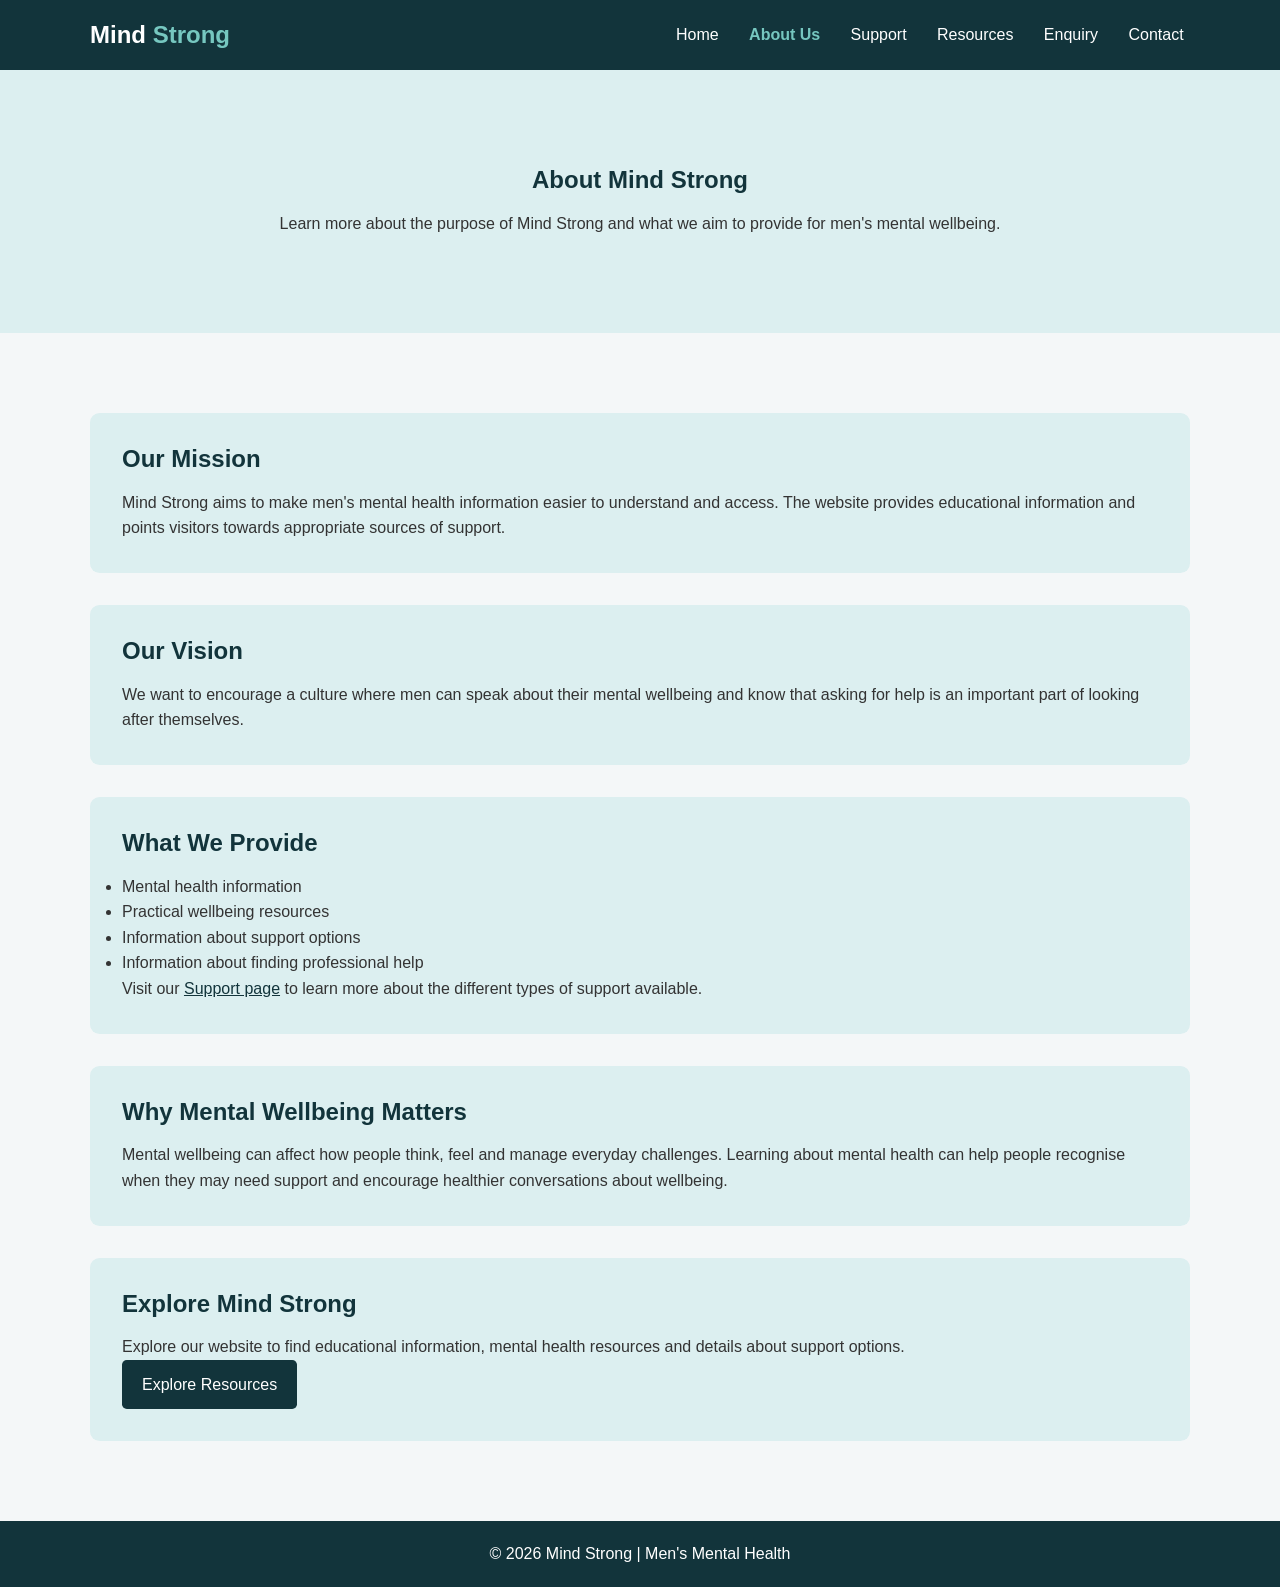
<file: about.html>
<!DOCTYPE html>
<html lang="en">

<head>

    <!-- Character encoding -->
    <meta charset="UTF-8">

    <!-- Makes the website responsive -->
    <meta name="viewport" content="width=device-width, initial-scale=1.0">

    <!-- SEO: Browser tab title -->
    <title>About Mind Strong | Men's Mental Health</title>

    <!-- SEO: Page description -->
    <meta name="description" content="Learn about Mind Strong's mission to improve awareness of men's mental health and provide accessible mental wellbeing information and support resources.">

    <!-- SEO: Relevant keywords -->
    <meta name="keywords" content="about Mind Strong, men's mental health awareness, mental wellbeing, mental health education, South Africa">

    <!-- SEO: Website author -->
    <meta name="author" content="Mind Strong">

    <!-- Social media sharing information -->
    <meta property="og:title" content="About Mind Strong">
    <meta property="og:description" content="Discover the mission and vision behind Mind Strong and our focus on men's mental wellbeing.">
    <meta property="og:type" content="website">

    <!-- Connect this page to the external CSS file -->
    <link rel="stylesheet" href="style.css">

</head>

<body>

    <!-- =========================
         HEADER AND NAVIGATION
         ========================= -->

    <header>

        <nav>

            <!-- Website name -->
            <div class="logo">
                Mind <span>Strong</span>
            </div>

            <!-- Navigation menu -->
            <ul>

                <li>
                    <a href="index.html">Home</a>
                </li>

                <li>
                    <a href="about.html" aria-current="page">About Us</a>
                </li>

                <li>
                    <a href="services.html">Support</a>
                </li>

                <li>
                    <a href="resources.html">Resources</a>
                </li>

                <li>
                    <a href="enquiry.html">Enquiry</a>
                </li>

                <li>
                    <a href="contact.html">Contact</a>
                </li>

            </ul>

        </nav>

    </header>


    <!-- =========================
         PAGE TITLE
         ========================= -->

    <section class="page-title">

        <div class="container">

            <h1>About Mind Strong</h1>

            <p>
                Learn more about the purpose of Mind Strong and what we aim
                to provide for men's mental wellbeing.
            </p>

        </div>

    </section>


    <!-- =========================
         MAIN CONTENT
         ========================= -->

    <main class="container">


        <!-- =========================
             MISSION
             ========================= -->

        <section class="content-box">

            <h2>Our Mission</h2>

            <p>
                Mind Strong aims to make men's mental health information
                easier to understand and access. The website provides
                educational information and points visitors towards
                appropriate sources of support.
            </p>

        </section>


        <!-- =========================
             VISION
             ========================= -->

        <section class="content-box">

            <h2>Our Vision</h2>

            <p>
                We want to encourage a culture where men can speak about
                their mental wellbeing and know that asking for help is
                an important part of looking after themselves.
            </p>

        </section>


        <!-- =========================
             WHAT WE PROVIDE
             ========================= -->

        <section class="content-box">

            <h2>What We Provide</h2>

            <ul>

                <li>
                    Mental health information
                </li>

                <li>
                    Practical wellbeing resources
                </li>

                <li>
                    Information about support options
                </li>

                <li>
                    Information about finding professional help
                </li>

            </ul>

            <p>
                Visit our
                <a href="services.html">Support page</a>
                to learn more about the different types of support
                available.
            </p>

        </section>


        <!-- =========================
             WHY MIND STRONG
             ========================= -->

        <section class="content-box">

            <h2>Why Mental Wellbeing Matters</h2>

            <p>
                Mental wellbeing can affect how people think, feel and
                manage everyday challenges. Learning about mental health
                can help people recognise when they may need support and
                encourage healthier conversations about wellbeing.
            </p>

        </section>


        <!-- =========================
             EXPLORE MORE
             ========================= -->

        <section class="content-box">

            <h2>Explore Mind Strong</h2>

            <p>
                Explore our website to find educational information,
                mental health resources and details about support options.
            </p>

            <a class="button" href="resources.html">
                Explore Resources
            </a>

        </section>

    </main>


    <!-- =========================
         FOOTER
         ========================= -->

    <footer>

        <p>
            &copy; 2026 Mind Strong | Men's Mental Health
        </p>

    </footer>


    <!-- Connect JavaScript -->
    <script src="script.js" defer></script>

</body>

</html>
</file>
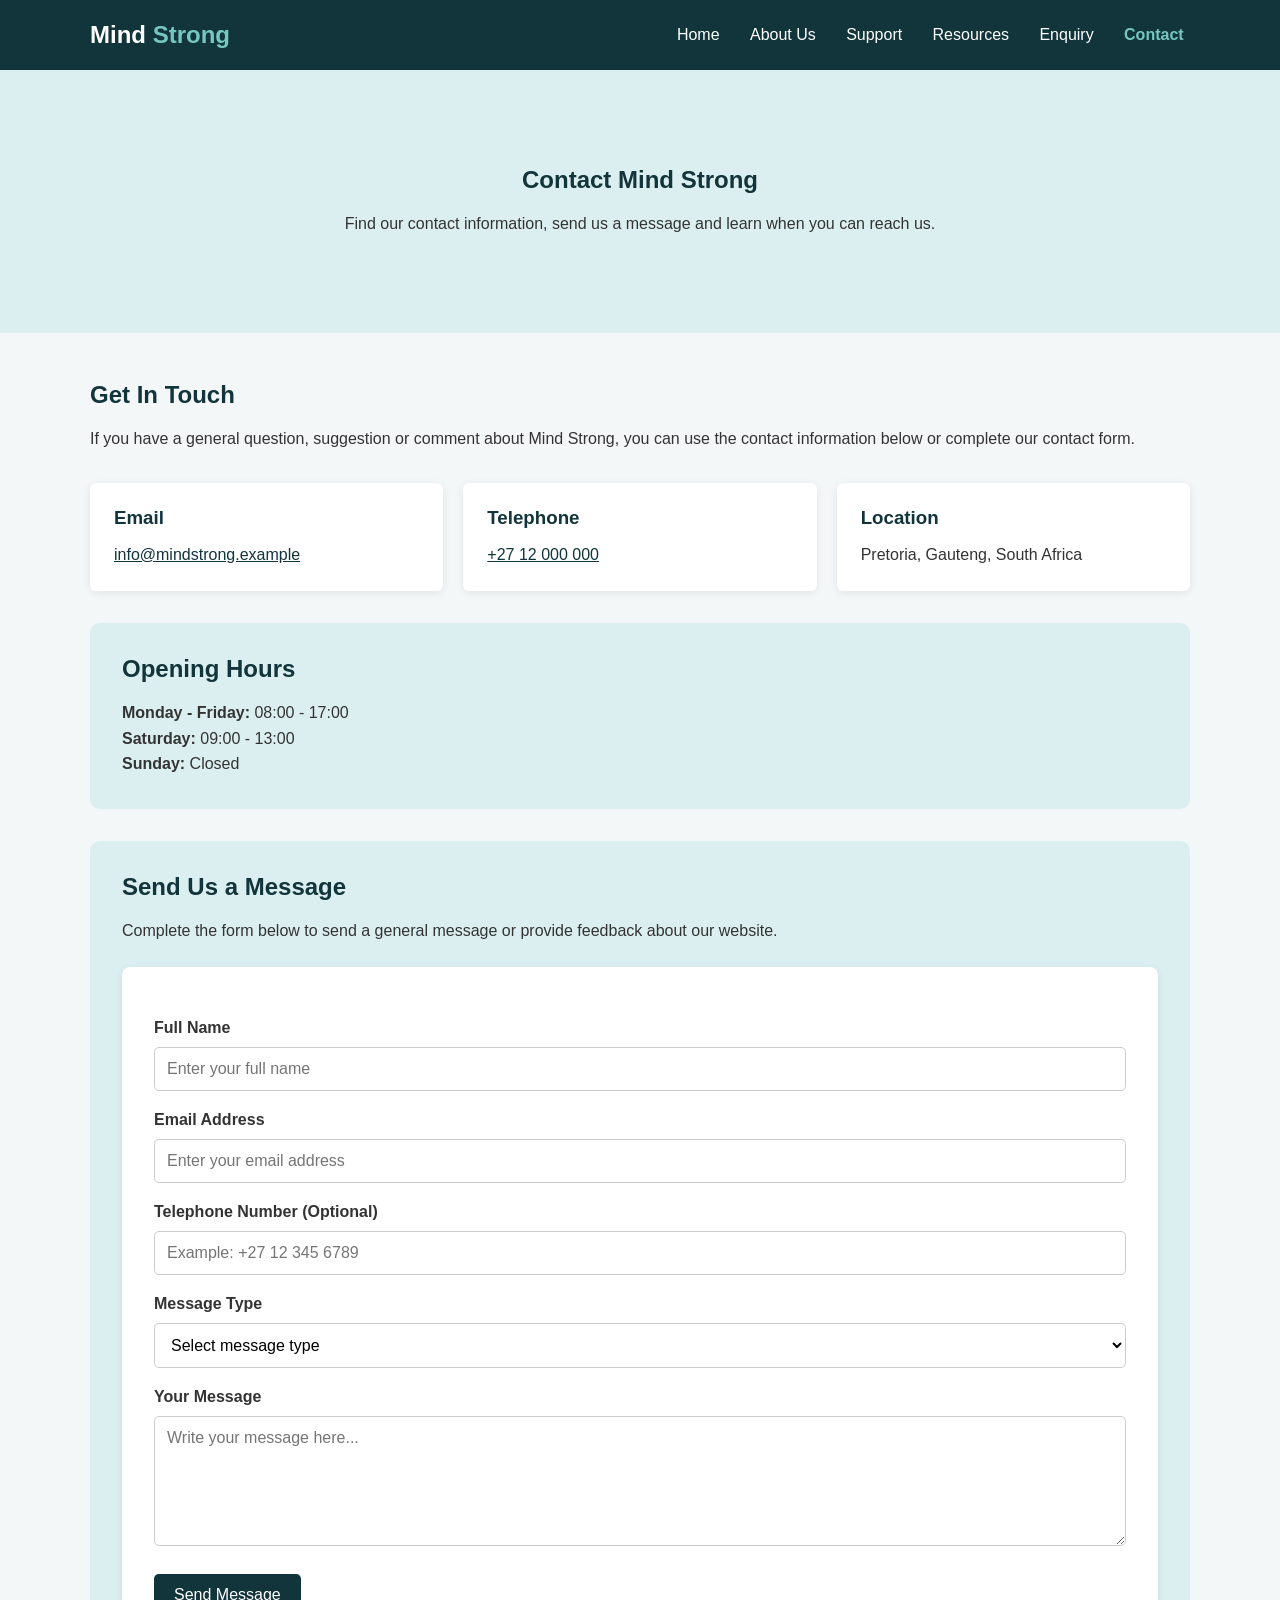
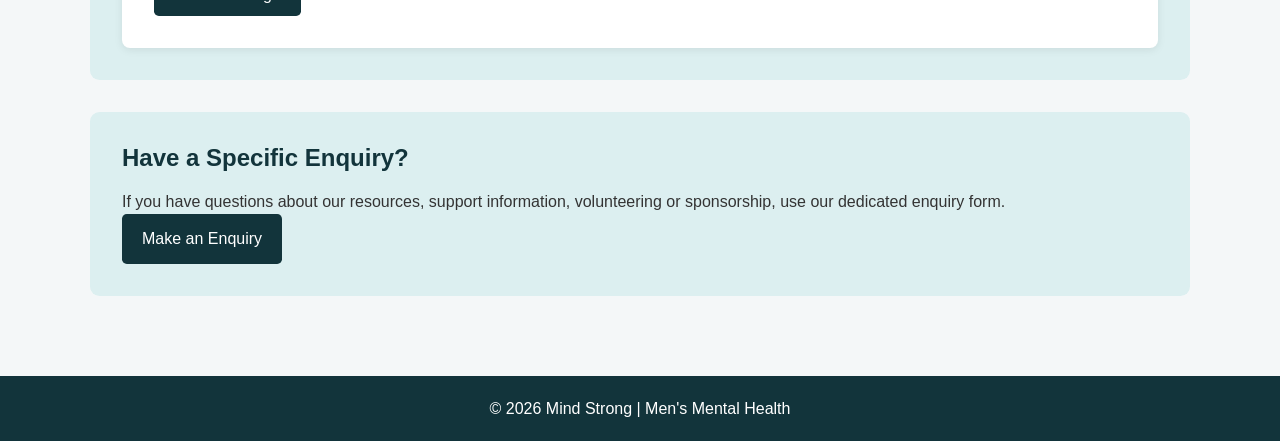
<file: contact.html>
<!DOCTYPE html>
<html lang="en">

<head>

    <!-- =========================
         PAGE INFORMATION
         ========================= -->

    <meta charset="UTF-8">

    <meta name="viewport" content="width=device-width, initial-scale=1.0">

    <title>Contact Mind Strong | Men's Mental Health</title>

    <meta name="description" content="Contact Mind Strong with general questions, feedback or messages about men's mental health and wellbeing.">

    <meta name="keywords" content="contact Mind Strong, men's mental health, mental wellbeing, contact information, mental health South Africa">

    <meta name="author" content="Mind Strong">

    <meta property="og:title" content="Contact Mind Strong">
    <meta property="og:description" content="Get in touch with Mind Strong.">
    <meta property="og:type" content="website">

    <link rel="stylesheet" href="style.css">

</head>

<body>

    <!-- =========================
         HEADER AND NAVIGATION
         ========================= -->

    <header>

        <nav>

            <div class="logo">
                Mind <span>Strong</span>
            </div>

            <ul>

                <li><a href="index.html">Home</a></li>

                <li><a href="about.html">About Us</a></li>

                <li><a href="services.html">Support</a></li>

                <li><a href="resources.html">Resources</a></li>

                <li><a href="enquiry.html">Enquiry</a></li>

                <li><a href="contact.html" aria-current="page">Contact</a></li>

            </ul>

        </nav>

    </header>

    <!-- =========================
         PAGE TITLE
         ========================= -->

    <section class="page-title">

        <div class="container">

            <h1>Contact Mind Strong</h1>

            <p>
                Find our contact information, send us a message
                and learn when you can reach us.
            </p>

        </div>

    </section>

    <!-- =========================
         MAIN CONTENT
         ========================= -->

    <main class="container">

        <h2>Get In Touch</h2>

        <p>
            If you have a general question, suggestion or comment
            about Mind Strong, you can use the contact information
            below or complete our contact form.
        </p>

        <!-- =========================
             CONTACT INFORMATION CARDS
             ========================= -->

        <div class="cards">

            <!-- Email -->

            <article class="card">

                <h3>Email</h3>

                <p>
                    <a href="mailto:info@mindstrong.example">
                        info@mindstrong.example
                    </a>
                </p>

            </article>

            <!-- Telephone -->

            <article class="card">

                <h3>Telephone</h3>

                <p>
                    <a href="tel:+27120000000">
                        +27 12 000 000
                    </a>
                </p>

            </article>

            <!-- Location -->

            <article class="card">

                <h3>Location</h3>

                <p>
                    Pretoria, Gauteng, South Africa
                </p>

            </article>

        </div>

        <!-- =========================
             OPENING HOURS
             ========================= -->

        <section class="content-box">

            <h2>Opening Hours</h2>

            <p>
                <strong>Monday - Friday:</strong>
                08:00 - 17:00
            </p>

            <p>
                <strong>Saturday:</strong>
                09:00 - 13:00
            </p>

            <p>
                <strong>Sunday:</strong>
                Closed
            </p>

        </section>

        <!-- =========================
             CONTACT FORM
             ========================= -->

        <section class="content-box">

            <h2>Send Us a Message</h2>

            <p>
                Complete the form below to send a general message
                or provide feedback about our website.
            </p>

            <form
                id="contactForm"
                name="contact"
                method="POST"
                action="/contact.html"
                data-netlify="true"
                netlify-honeypot="bot-field"
            >

                <!-- Netlify form identification -->

                <input type="hidden" name="form-name" value="contact">

                <!-- Spam protection field -->

                <p hidden>
                    <label>
                        Do not fill this out:
                        <input name="bot-field">
                    </label>
                </p>

                <!-- Full name -->

                <label for="contactName">
                    Full Name
                </label>

                <input
                    type="text"
                    id="contactName"
                    name="contactName"
                    placeholder="Enter your full name"
                    minlength="2"
                    maxlength="80"
                    autocomplete="name"
                    required
                >

                <!-- Email address -->

                <label for="contactEmail">
                    Email Address
                </label>

                <input
                    type="email"
                    id="contactEmail"
                    name="contactEmail"
                    placeholder="Enter your email address"
                    autocomplete="email"
                    required
                >

                <!-- Telephone number -->

                <label for="contactPhone">
                    Telephone Number (Optional)
                </label>

                <input
                    type="tel"
                    id="contactPhone"
                    name="contactPhone"
                    placeholder="Example: +27 12 345 6789"
                    autocomplete="tel"
                >

                <!-- Message type -->

                <label for="messageType">
                    Message Type
                </label>

                <select
                    id="messageType"
                    name="messageType"
                    required
                >

                    <option value="">
                        Select message type
                    </option>

                    <option value="General Message">
                        General Message
                    </option>

                    <option value="Website Feedback">
                        Website Feedback
                    </option>

                    <option value="Suggestion">
                        Suggestion
                    </option>

                    <option value="Other">
                        Other
                    </option>

                </select>

                <!-- Message -->

                <label for="contactMessage">
                    Your Message
                </label>

                <textarea
                    id="contactMessage"
                    name="contactMessage"
                    placeholder="Write your message here..."
                    minlength="10"
                    maxlength="1500"
                    rows="6"
                    required
                ></textarea>

                <!-- Submit button -->

                <button type="submit">
                    Send Message
                </button>

            </form>

            <!-- Form response -->

            <div
                id="contactResponse"
                role="status"
                aria-live="polite"
                hidden
            ></div>

        </section>

        <!-- =========================
             ENQUIRY LINK
             ========================= -->

        <section class="content-box">

            <h2>Have a Specific Enquiry?</h2>

            <p>
                If you have questions about our resources,
                support information, volunteering or sponsorship,
                use our dedicated enquiry form.
            </p>

            <a class="button" href="enquiry.html">
                Make an Enquiry
            </a>

        </section>

    </main>

    <!-- =========================
         FOOTER
         ========================= -->

    <footer>

        <p>
            &copy; 2026 Mind Strong | Men's Mental Health
        </p>

    </footer>

    <script src="script.js" defer></script>

</body>

</html>
</file>
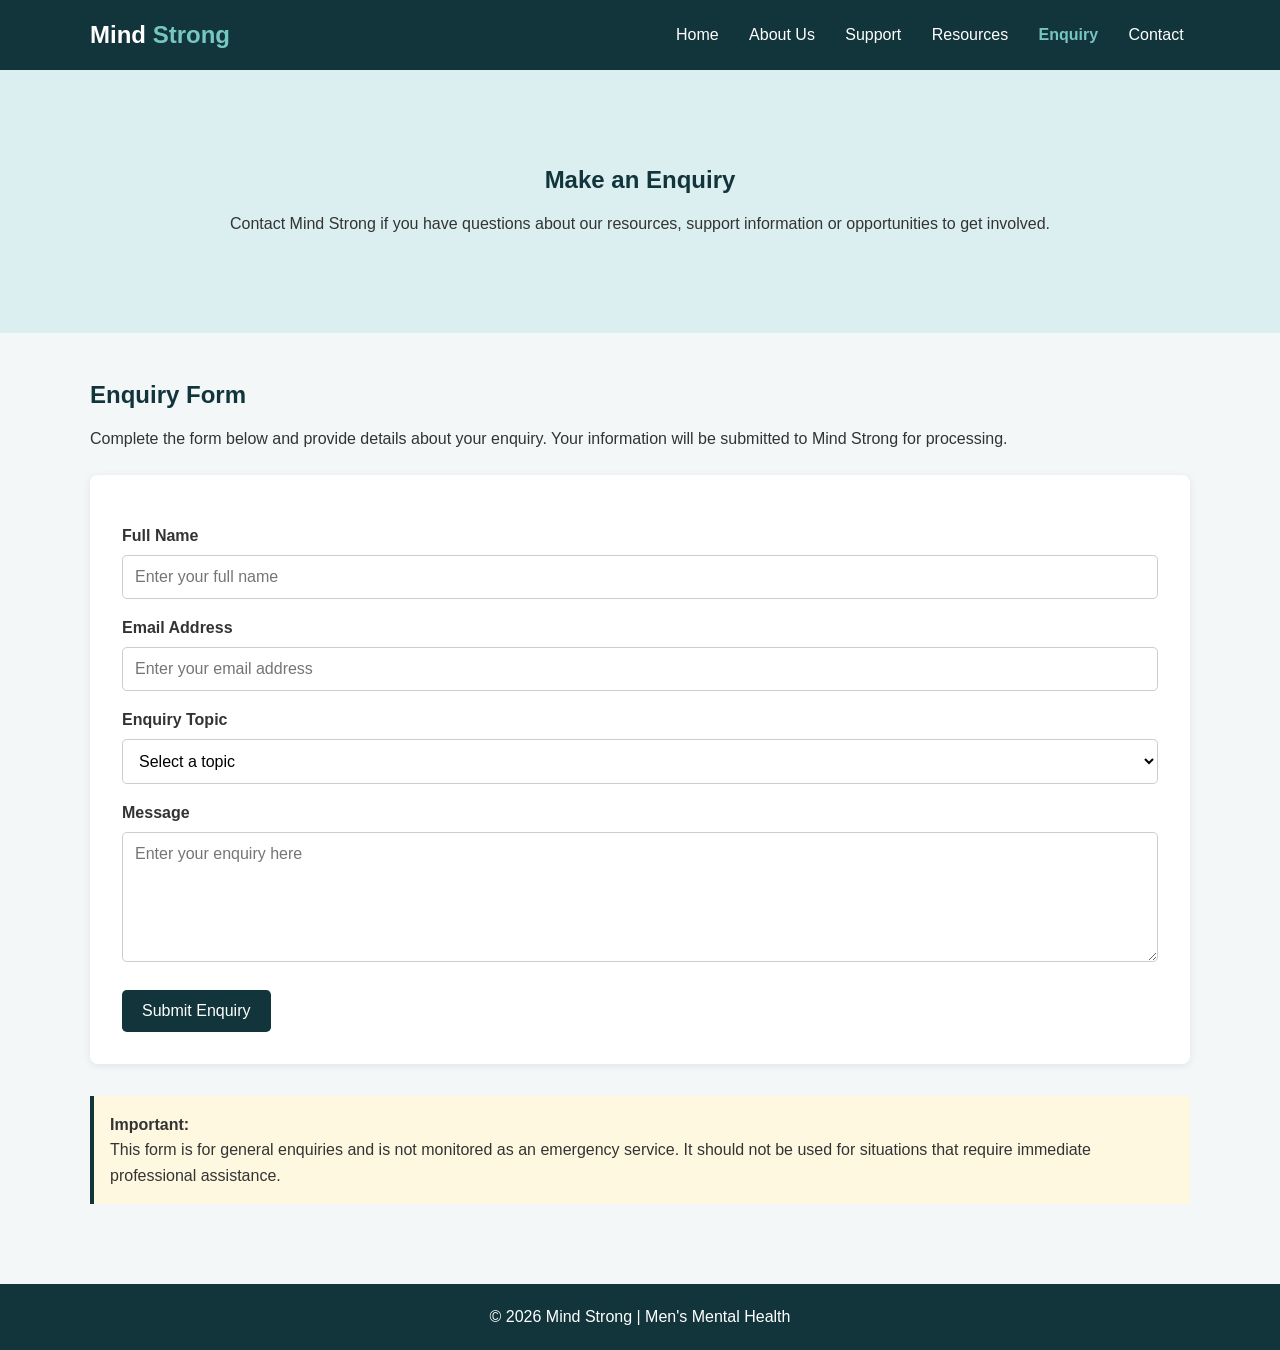
<file: enquiry.html>
<!DOCTYPE html>
<html lang="en">

<head>

    <!-- =========================
         PAGE INFORMATION
         ========================= -->

    <meta charset="UTF-8">
    <meta name="viewport" content="width=device-width, initial-scale=1.0">

    <title>Make an Enquiry | Mind Strong</title>

    <meta name="description" content="Contact Mind Strong with enquiries about mental health resources, support information, volunteering opportunities and sponsorship.">

    <meta name="keywords" content="Mind Strong enquiries, mental health support, volunteering, sponsorship, mental health resources">

    <meta name="author" content="Mind Strong">

    <meta property="og:title" content="Make an Enquiry | Mind Strong">
    <meta property="og:description" content="Get in touch with Mind Strong about resources, support and opportunities.">
    <meta property="og:type" content="website">

    <link rel="stylesheet" href="style.css">

</head>

<body>

    <!-- =========================
         HEADER AND NAVIGATION
         ========================= -->

    <header>

        <nav>

            <div class="logo">
                Mind <span>Strong</span>
            </div>

            <ul>

                <li><a href="index.html">Home</a></li>

                <li><a href="about.html">About Us</a></li>

                <li><a href="services.html">Support</a></li>

                <li><a href="resources.html">Resources</a></li>

                <li><a href="enquiry.html" aria-current="page">Enquiry</a></li>

                <li><a href="contact.html">Contact</a></li>

            </ul>

        </nav>

    </header>

    <!-- =========================
         PAGE TITLE
         ========================= -->

    <section class="page-title">

        <div class="container">

            <h1>Make an Enquiry</h1>

            <p>
                Contact Mind Strong if you have questions about our
                resources, support information or opportunities to
                get involved.
            </p>

        </div>

    </section>

    <!-- =========================
         MAIN CONTENT
         ========================= -->

    <main class="container">

        <h2>Enquiry Form</h2>

        <p>
            Complete the form below and provide details about
            your enquiry. Your information will be submitted
            to Mind Strong for processing.
        </p>

        <!-- =========================
             ENQUIRY FORM
             ========================= -->

        <form
            id="enquiryForm"
            name="enquiry"
            method="POST"
            action="/enquiry.html"
            data-netlify="true"
            netlify-honeypot="bot-field"
        >

            <!-- Netlify form identification -->
            <input type="hidden" name="form-name" value="enquiry">

            <!-- Spam protection field -->
            <p hidden>
                <label>
                    Do not fill this out:
                    <input name="bot-field">
                </label>
            </p>

            <!-- Full name -->

            <label for="name">
                Full Name
            </label>

            <input
                type="text"
                id="name"
                name="name"
                placeholder="Enter your full name"
                minlength="2"
                maxlength="80"
                autocomplete="name"
                required
            >

            <!-- Email address -->

            <label for="email">
                Email Address
            </label>

            <input
                type="email"
                id="email"
                name="email"
                placeholder="Enter your email address"
                autocomplete="email"
                required
            >

            <!-- Enquiry topic -->

            <label for="topic">
                Enquiry Topic
            </label>

            <select id="topic" name="topic" required>

                <option value="">Select a topic</option>

                <option value="general">General Information</option>

                <option value="resources">Mental Health Resources</option>

                <option value="support">Support Information</option>

                <option value="volunteer">Volunteering Opportunities</option>

                <option value="sponsor">Sponsorship Opportunities</option>

                <option value="feedback">Website Feedback</option>

            </select>

            <!-- Message -->

            <label for="message">
                Message
            </label>

            <textarea
                id="message"
                name="message"
                placeholder="Enter your enquiry here"
                minlength="10"
                maxlength="1500"
                rows="6"
                required
            ></textarea>

            <!-- Submit button -->

            <button type="submit">
                Submit Enquiry
            </button>

        </form>

        <!-- =========================
             FORM RESPONSE
             ========================= -->

        <div
            id="enquiryResponse"
            class="content-box"
            role="status"
            aria-live="polite"
            hidden
        ></div>

        <!-- =========================
             INFORMATION NOTICE
             ========================= -->

        <div class="notice">

            <strong>Important:</strong>

            <p>
                This form is for general enquiries and is not
                monitored as an emergency service. It should not
                be used for situations that require immediate
                professional assistance.
            </p>

        </div>

    </main>

    <!-- =========================
         FOOTER
         ========================= -->

    <footer>

        <p>
            &copy; 2026 Mind Strong | Men's Mental Health
        </p>

    </footer>

    <script src="script.js" defer></script>

</body>

</html>
</file>
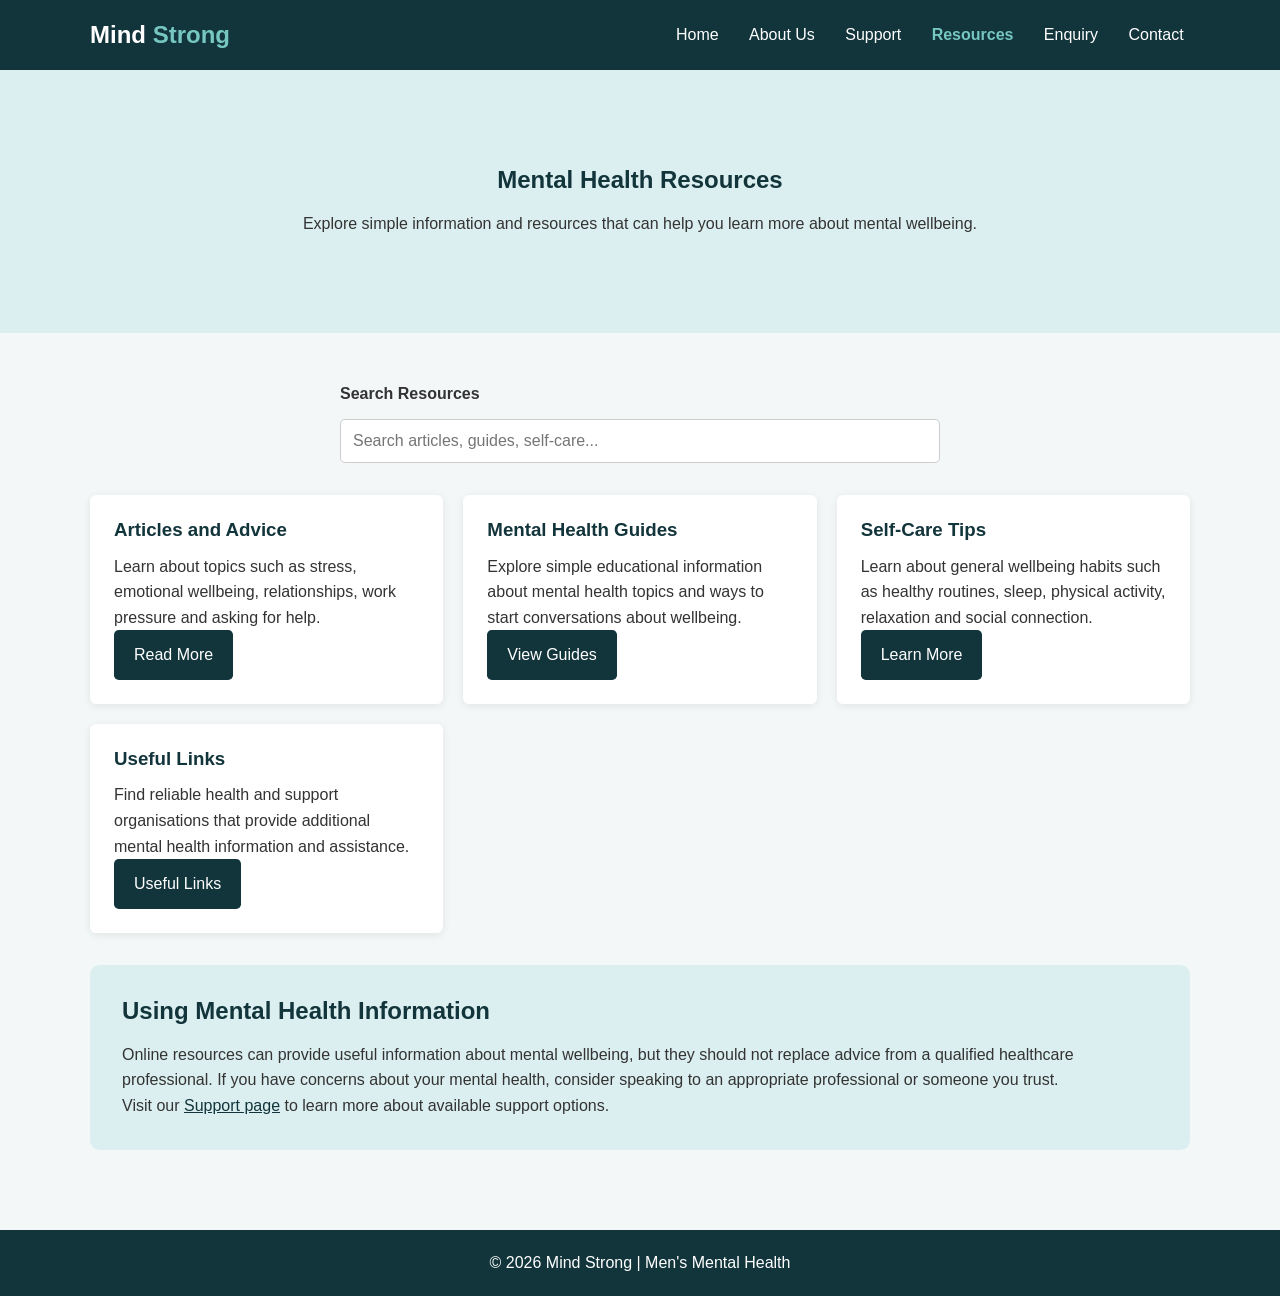
<file: resources.html>
<!DOCTYPE html>
<html lang="en">

<head>

    <!-- Character encoding -->
    <meta charset="UTF-8">

    <!-- Makes the website responsive -->
    <meta name="viewport" content="width=device-width, initial-scale=1.0">

    <!-- SEO: Browser title -->
    <title>Men's Mental Health Resources | Mind Strong</title>

    <!-- SEO: Page description -->
    <meta name="description" content="Explore men's mental health resources, educational articles, self-care advice and trusted mental wellbeing information from Mind Strong.">

    <!-- SEO: Relevant keywords -->
    <meta name="keywords" content="men's mental health resources, mental health articles, self-care tips, mental wellbeing guides, mental health information South Africa">

    <!-- SEO: Website author -->
    <meta name="author" content="Mind Strong">

    <!-- Social media sharing information -->
    <meta property="og:title" content="Mental Health Resources | Mind Strong">
    <meta property="og:description" content="Explore mental health articles, self-care advice and useful wellbeing resources.">
    <meta property="og:type" content="website">

    <!-- Connect this page to the external CSS file -->
    <link rel="stylesheet" href="style.css">

</head>

<body>

    <!-- =========================
         HEADER AND NAVIGATION
         ========================= -->

    <header>

        <nav>

            <!-- Website logo -->
            <div class="logo">
                Mind <span>Strong</span>
            </div>

            <!-- Navigation menu -->
            <ul>

                <li>
                    <a href="index.html">Home</a>
                </li>

                <li>
                    <a href="about.html">About Us</a>
                </li>

                <li>
                    <a href="services.html">Support</a>
                </li>

                <li>
                    <a href="resources.html" aria-current="page">Resources</a>
                </li>

                <li>
                    <a href="enquiry.html">Enquiry</a>
                </li>

                <li>
                    <a href="contact.html">Contact</a>
                </li>

            </ul>

        </nav>

    </header>


    <!-- =========================
         PAGE TITLE
         ========================= -->

    <section class="page-title">

        <div class="container">

            <h1>Mental Health Resources</h1>

            <p>
                Explore simple information and resources that can help
                you learn more about mental wellbeing.
            </p>

        </div>

    </section>


    <!-- =========================
         RESOURCE CONTENT
         ========================= -->

    <main class="container">

        <!-- RESOURCE SEARCH BAR -->

        <div class="resource-search">

            <label for="resourceSearch">Search Resources</label>

            <input
                type="search"
                id="resourceSearch"
                placeholder="Search articles, guides, self-care..."
                aria-label="Search mental health resources"
            >

            <p id="searchMessage" aria-live="polite"></p>

        </div>


        <!-- RESOURCE CARDS -->

        <div class="cards" id="resourceCards">

            <!-- ARTICLES -->

            <article class="card">

                <h3>Articles and Advice</h3>

                <p>
                    Learn about topics such as stress, emotional wellbeing,
                    relationships, work pressure and asking for help.
                </p>

                <a
                    class="button"
                    href="https://www.mind.org.uk/"
                    target="_blank"
                    rel="noopener noreferrer"
                >
                    Read More
                </a>

            </article>


            <!-- GUIDES -->

            <article class="card">

                <h3>Mental Health Guides</h3>

                <p>
                    Explore simple educational information about mental
                    health topics and ways to start conversations about
                    wellbeing.
                </p>

                <a
                    class="button"
                    href="https://www.who.int/health-topics/mental-health"
                    target="_blank"
                    rel="noopener noreferrer"
                >
                    View Guides
                </a>

            </article>


            <!-- SELF-CARE -->

            <article class="card">

                <h3>Self-Care Tips</h3>

                <p>
                    Learn about general wellbeing habits such as healthy
                    routines, sleep, physical activity, relaxation and
                    social connection.
                </p>

                <a
                    class="button"
                    href="https://www.nhs.uk/mental-health/self-help/"
                    target="_blank"
                    rel="noopener noreferrer"
                >
                    Learn More
                </a>

            </article>


            <!-- USEFUL LINKS -->

            <article class="card">

                <h3>Useful Links</h3>

                <p>
                    Find reliable health and support organisations that
                    provide additional mental health information and
                    assistance.
                </p>

                <a
                    class="button"
                    href="https://www.sadag.org/"
                    target="_blank"
                    rel="noopener noreferrer"
                >
                    Useful Links
                </a>

            </article>

        </div>


        <!-- NO SEARCH RESULTS MESSAGE -->

        <p id="noResults" class="notice" hidden>
            No resources were found. Try using a different search term.
        </p>


        <!-- =========================
             INFORMATION BOX
             ========================= -->

        <section class="content-box">

            <h2>Using Mental Health Information</h2>

            <p>
                Online resources can provide useful information about
                mental wellbeing, but they should not replace advice from
                a qualified healthcare professional. If you have concerns
                about your mental health, consider speaking to an
                appropriate professional or someone you trust.
            </p>

            <p>
                Visit our
                <a href="services.html">Support page</a>
                to learn more about available support options.
            </p>

        </section>

    </main>


    <!-- =========================
         FOOTER
         ========================= -->

    <footer>

        <p>
            &copy; 2026 Mind Strong | Men's Mental Health
        </p>

    </footer>


    <!-- Connect JavaScript -->
    <script src="script.js" defer></script>

</body>

</html>
</file>
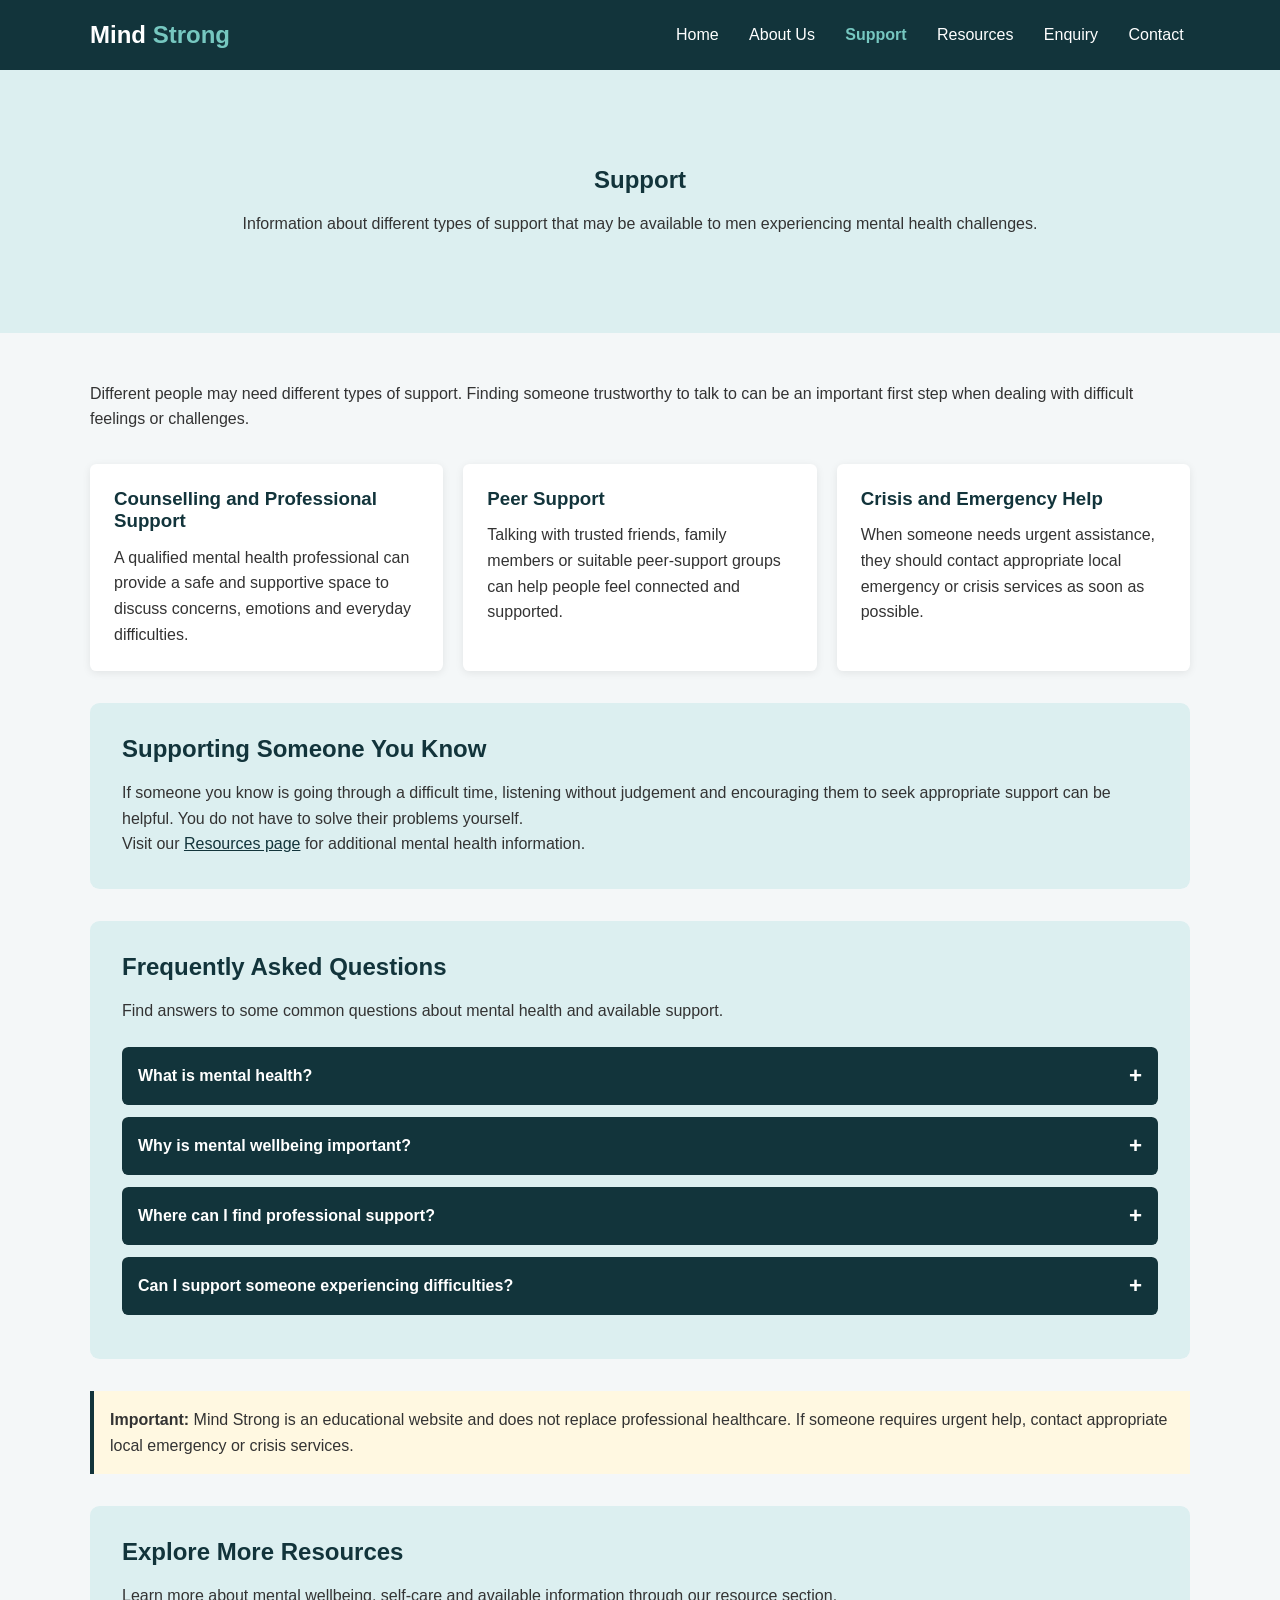
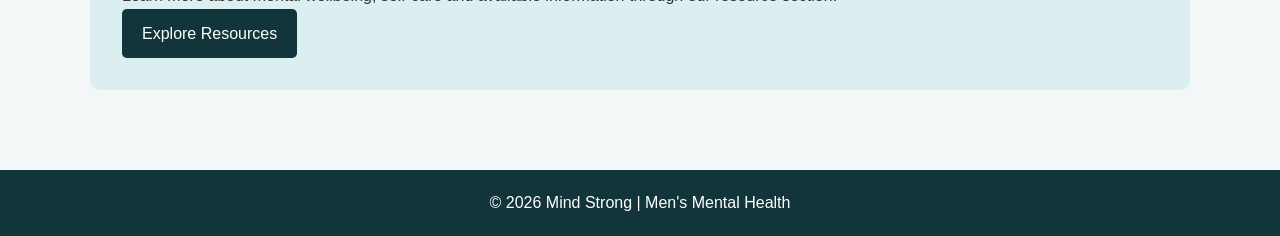
<file: services.html>
<!DOCTYPE html>
<html lang="en">

<head>

    <!-- Character encoding -->
    <meta charset="UTF-8">

    <!-- Makes the website responsive -->
    <meta name="viewport" content="width=device-width, initial-scale=1.0">

    <!-- SEO: Browser title -->
    <title>Mental Health Support for Men | Mind Strong</title>

    <!-- SEO: Page description -->
    <meta name="description" content="Explore mental health support options for men, including professional counselling, peer support and information about helping someone you know.">

    <!-- SEO: Relevant keywords -->
    <meta name="keywords" content="men's mental health support, counselling, peer support, mental wellbeing, mental health services, South Africa">

    <!-- SEO: Website author -->
    <meta name="author" content="Mind Strong">

    <!-- Social media sharing information -->
    <meta property="og:title" content="Mental Health Support | Mind Strong">
    <meta property="og:description" content="Learn about professional support, peer support and mental wellbeing.">
    <meta property="og:type" content="website">

    <!-- Connect this page to the external CSS file -->
    <link rel="stylesheet" href="style.css">

</head>

<body>

    <!-- =========================
         HEADER AND NAVIGATION
         ========================= -->

    <header>

        <nav>

            <!-- Website logo -->
            <div class="logo">
                Mind <span>Strong</span>
            </div>

            <!-- Navigation menu -->
            <ul>

                <li>
                    <a href="index.html">Home</a>
                </li>

                <li>
                    <a href="about.html">About Us</a>
                </li>

                <li>
                    <a href="services.html" aria-current="page">Support</a>
                </li>

                <li>
                    <a href="resources.html">Resources</a>
                </li>

                <li>
                    <a href="enquiry.html">Enquiry</a>
                </li>

                <li>
                    <a href="contact.html">Contact</a>
                </li>

            </ul>

        </nav>

    </header>


    <!-- =========================
         PAGE TITLE
         ========================= -->

    <section class="page-title">

        <div class="container">

            <h1>Support</h1>

            <p>
                Information about different types of support that may be
                available to men experiencing mental health challenges.
            </p>

        </div>

    </section>


    <!-- =========================
         MAIN SUPPORT CONTENT
         ========================= -->

    <main class="container">

        <p>
            Different people may need different types of support.
            Finding someone trustworthy to talk to can be an important
            first step when dealing with difficult feelings or challenges.
        </p>


        <!-- =========================
             SUPPORT CARDS
             ========================= -->

        <div class="cards">


            <!-- Professional support -->

            <article class="card">

                <h3>
                    Counselling and Professional Support
                </h3>

                <p>
                    A qualified mental health professional can provide
                    a safe and supportive space to discuss concerns,
                    emotions and everyday difficulties.
                </p>

            </article>


            <!-- Peer support -->

            <article class="card">

                <h3>
                    Peer Support
                </h3>

                <p>
                    Talking with trusted friends, family members or
                    suitable peer-support groups can help people feel
                    connected and supported.
                </p>

            </article>


            <!-- Emergency support -->

            <article class="card">

                <h3>
                    Crisis and Emergency Help
                </h3>

                <p>
                    When someone needs urgent assistance, they should
                    contact appropriate local emergency or crisis
                    services as soon as possible.
                </p>

            </article>

        </div>


        <!-- =========================
             SUPPORTING SOMEONE ELSE
             ========================= -->

        <section class="content-box">

            <h2>Supporting Someone You Know</h2>

            <p>
                If someone you know is going through a difficult time,
                listening without judgement and encouraging them to seek
                appropriate support can be helpful. You do not have to
                solve their problems yourself.
            </p>

            <p>
                Visit our
                <a href="resources.html">Resources page</a>
                for additional mental health information.
            </p>

        </section>


        <!-- =========================
             FREQUENTLY ASKED QUESTIONS
             ========================= -->

        <section class="content-box">

            <h2>Frequently Asked Questions</h2>

            <p>
                Find answers to some common questions about mental
                health and available support.
            </p>

            <div class="accordion">


                <!-- Question 1 -->

                <div class="accordion-item">

                    <button
                        class="accordion-question"
                        type="button"
                        aria-expanded="false"
                    >

                        What is mental health?

                        <span aria-hidden="true">+</span>

                    </button>

                    <div class="accordion-answer">

                        <p>
                            Mental health refers to our emotional,
                            psychological and social wellbeing.
                            It affects how we think, feel and manage
                            everyday situations.
                        </p>

                    </div>

                </div>


                <!-- Question 2 -->

                <div class="accordion-item">

                    <button
                        class="accordion-question"
                        type="button"
                        aria-expanded="false"
                    >

                        Why is mental wellbeing important?

                        <span aria-hidden="true">+</span>

                    </button>

                    <div class="accordion-answer">

                        <p>
                            Mental wellbeing is important because it
                            can affect our relationships, daily
                            activities and ability to manage challenges.
                        </p>

                    </div>

                </div>


                <!-- Question 3 -->

                <div class="accordion-item">

                    <button
                        class="accordion-question"
                        type="button"
                        aria-expanded="false"
                    >

                        Where can I find professional support?

                        <span aria-hidden="true">+</span>

                    </button>

                    <div class="accordion-answer">

                        <p>
                            You can contact a qualified healthcare
                            professional, counsellor or appropriate
                            mental health organisation to learn about
                            available support.
                        </p>

                    </div>

                </div>


                <!-- Question 4 -->

                <div class="accordion-item">

                    <button
                        class="accordion-question"
                        type="button"
                        aria-expanded="false"
                    >

                        Can I support someone experiencing difficulties?

                        <span aria-hidden="true">+</span>

                    </button>

                    <div class="accordion-answer">

                        <p>
                            You can listen without judgement, show
                            understanding and encourage the person
                            to seek appropriate support.
                        </p>

                    </div>

                </div>

            </div>

        </section>


        <!-- =========================
             IMPORTANT INFORMATION
             ========================= -->

        <div class="notice">

            <strong>Important:</strong>

            Mind Strong is an educational website and does not replace
            professional healthcare. If someone requires urgent help,
            contact appropriate local emergency or crisis services.

        </div>


        <!-- =========================
             EXPLORE MORE
             ========================= -->

        <section class="content-box">

            <h2>Explore More Resources</h2>

            <p>
                Learn more about mental wellbeing, self-care and
                available information through our resource section.
            </p>

            <a class="button" href="resources.html">
                Explore Resources
            </a>

        </section>

    </main>


    <!-- =========================
         FOOTER
         ========================= -->

    <footer>

        <p>
            &copy; 2026 Mind Strong | Men's Mental Health
        </p>

    </footer>


    <!-- Connect JavaScript -->
    <script src="script.js" defer></script>

</body>

</html>
</file>
<file: style.css>
/* =========================
   MIND STRONG STYLESHEET
   ========================= */


/* =========================
   CSS RESET
   ========================= */

/* Removes default browser spacing */

* {
    margin: 0;
    padding: 0;
    box-sizing: border-box;
}


/* =========================
   BASE WEBSITE STYLES
   ========================= */

body {
    font-family: Arial, sans-serif;
    font-size: 1rem;
    line-height: 1.6;
    color: #333;
    background-color: #f4f7f8;
}


/* Makes images responsive */

img {
    max-width: 100%;
    height: auto;
}


/* Removes default link underline when needed */

a {
    color: #12343b;
}


/* =========================
   HEADINGS
   ========================= */

h1,
h2,
h3 {
    color: #12343b;
    line-height: 1.2;
}

h1 {
    margin-bottom: 1rem;
}

h2 {
    margin-bottom: 1rem;
}

h3 {
    margin-bottom: 0.75rem;
}


/* =========================
   HEADER
   ========================= */

header {
    background-color: #12343b;
    color: white;
    padding: 1rem 0;
}


/* =========================
   NAVIGATION
   ========================= */

nav {
    width: 90%;
    max-width: 1100px;
    margin: 0 auto;

    /* Flexbox layout */
    display: flex;
    justify-content: space-between;
    align-items: center;
}


/* Website logo */

.logo {
    font-size: 1.5rem;
    font-weight: bold;
}


/* Green part of logo */

.logo span {
    color: #76c7c0;
}


/* Navigation list */

nav ul {
    list-style: none;

    display: flex;
    gap: 1.1rem;
}


/* Navigation links */

nav a {
    color: white;
    text-decoration: none;
    padding: 0.4rem;
    transition: 0.3s;
}


/* Navigation hover */

nav a:hover {
    color: #76c7c0;
}


/* Current navigation page */

nav a[aria-current="page"] {
    color: #76c7c0;
    font-weight: bold;
}


/* Navigation keyboard focus */

nav a:focus-visible {
    outline: 2px solid #76c7c0;
    outline-offset: 3px;
}


/* =========================
   HERO SECTION
   ========================= */

.hero {
    background-color: #dceff0;
    padding: 4.5rem 5%;
}


/* Hero content */

.hero-content {
    max-width: 1100px;
    margin: 0 auto;
}


/* Hero heading */

.hero h1 {
    font-size: 2.75rem;
}


/* Hero paragraph */

.hero p {
    max-width: 700px;
    font-size: 1.125rem;
    margin-bottom: 1.5rem;
}


/* =========================
   BUTTONS
   ========================= */

.button {
    display: inline-block;

    background-color: #12343b;
    color: white;

    padding: 0.75rem 1.25rem;

    text-decoration: none;

    border-radius: 0.3rem;

    transition: 0.3s;
}


/* Button hover */

.button:hover {
    background-color: #1c515b;
}


/* Button focus */

.button:focus-visible {
    outline: 2px solid #12343b;
    outline-offset: 3px;
}


/* Button active */

.button:active {
    transform: translateY(2px);
}


/* =========================
   MAIN CONTAINER
   ========================= */

.container {
    width: 90%;
    max-width: 1100px;
    margin: 0 auto;
    padding: 3rem 0;
}


/* =========================
   PAGE TITLE
   ========================= */

.page-title {
    background-color: #dceff0;
    text-align: center;
    padding: 3rem 5%;
}


/* =========================
   CARD LAYOUT
   ========================= */

.cards {

    /* CSS Grid */
    display: grid;

    /* Three columns on desktop */
    grid-template-columns: repeat(3, 1fr);

    gap: 1.25rem;

    margin-top: 2rem;
}


/* Individual card */

.card {
    background-color: white;

    padding: 1.5rem;

    border-radius: 0.4rem;

    box-shadow: 0 2px 8px rgba(0, 0, 0, 0.08);

    transition: 0.3s;
}


/* Card hover */

.card:hover {
    transform: translateY(-3px);
    box-shadow: 0 4px 12px rgba(0, 0, 0, 0.12);
}


/* =========================
   CONTENT BOX
   ========================= */

.content-box {
    background-color: #dceff0;

    padding: 2rem;

    border-radius: 0.6rem;

    margin-top: 2rem;
}


/* =========================
   NOTICE
   ========================= */

.notice {
    background-color: #fff8e1;

    padding: 1rem;

    border-left: 4px solid #12343b;

    margin-top: 2rem;
}


/* =========================
   FORMS
   ========================= */

form {
    background-color: white;

    padding: 2rem;

    border-radius: 0.5rem;

    margin-top: 1.5rem;

    box-shadow: 0 2px 8px rgba(0, 0, 0, 0.08);
}


/* Form labels */

label {
    display: block;

    font-weight: bold;

    margin-top: 1rem;

    margin-bottom: 0.4rem;
}


/* Form fields */

input,
select,
textarea {
    width: 100%;

    padding: 0.75rem;

    font-family: Arial, sans-serif;
    font-size: 1rem;

    border: 1px solid #ccc;

    border-radius: 0.3rem;

    background-color: white;
}


/* Textarea */

textarea {
    height: 130px;

    resize: vertical;
}


/* Form focus */

input:focus,
select:focus,
textarea:focus {
    outline: 2px solid #76c7c0;

    border-color: #12343b;
}


/* Invalid form fields */

input:invalid:focus,
select:invalid:focus,
textarea:invalid:focus {
    border-color: #b3261e;
}


/* Submit button */

button {
    background-color: #12343b;

    color: white;

    border: none;

    padding: 0.75rem 1.25rem;

    margin-top: 1.25rem;

    border-radius: 0.3rem;

    font-size: 1rem;

    cursor: pointer;

    transition: 0.3s;
}


/* Button hover */

button:hover {
    background-color: #1c515b;
}


/* Button focus */

button:focus-visible {
    outline: 2px solid #76c7c0;
    outline-offset: 3px;
}


/* Button active */

button:active {
    transform: translateY(2px);
}


/* =========================
   FORM RESPONSE MESSAGES
   ========================= */

#enquiryResponse,
#contactResponse {
    margin-top: 1.5rem;
    padding: 1rem;

    background-color: #dceff0;

    border-left: 4px solid #12343b;

    border-radius: 0.3rem;
}


/* Keep hidden response elements hidden */

#enquiryResponse[hidden],
#contactResponse[hidden],
#noResults[hidden] {
    display: none;
}


/* =========================
   WEBSITE IMAGE
   ========================= */

.content-box img {
    width: 100%;

    max-width: 900px;

    height: auto;

    display: block;

    margin: 1.5rem auto 0;

    border-radius: 0.6rem;
}


/* =========================
   RESOURCE SEARCH
   ========================= */

.resource-search {
    max-width: 600px;
    margin: 0 auto 2rem;
}


/* Search label */

.resource-search label {
    margin-top: 0;
}


/* Search input */

.resource-search input {
    margin-top: 0.4rem;
}


/* Search result count */

#searchMessage {
    margin-top: 0.5rem;
    color: #12343b;
    font-size: 0.9rem;
}


/* No results message */

#noResults {
    margin-top: 1.5rem;
}


/* =========================
   FAQ ACCORDION
   ========================= */

.accordion {
    margin-top: 1.5rem;
}


/* Individual accordion item */

.accordion-item {
    background-color: white;
    margin-bottom: 0.75rem;
    border-radius: 0.4rem;
    overflow: hidden;
}


/* Accordion question button */

.accordion-question {
    width: 100%;

    display: flex;

    justify-content: space-between;

    align-items: center;

    text-align: left;

    margin-top: 0;

    padding: 1rem;

    font-weight: bold;
}


/* Accordion symbol */

.accordion-question span {
    font-size: 1.4rem;
}


/* Accordion answer */

.accordion-answer {
    display: none;

    padding: 1rem;

    background-color: #f4f7f8;
}


/* Accordion answer paragraph */

.accordion-answer p {
    margin: 0;
}


/* =========================
   IMAGE GALLERY
   ========================= */

/* Gallery layout */

.gallery {
    display: grid;

    grid-template-columns: repeat(3, 1fr);

    gap: 1rem;

    margin-top: 2rem;
}


/* Gallery images */

.gallery img {
    width: 100%;

    height: 230px;

    object-fit: cover;

    border-radius: 0.5rem;

    cursor: pointer;

    transition: 0.3s;
}


/* Gallery hover */

.gallery img:hover {
    transform: scale(1.03);

    opacity: 0.9;
}


/* =========================
   IMAGE LIGHTBOX
   ========================= */

/* Dark background covering the screen */

.lightbox {
    display: none;

    position: fixed;

    z-index: 1000;

    top: 0;
    left: 0;

    width: 100%;
    height: 100%;

    background-color: rgba(0, 0, 0, 0.9);

    justify-content: center;

    align-items: center;

    padding: 2rem;
}


/* Open lightbox */

.lightbox.active {
    display: flex;
}


/* Enlarged image */

.lightbox-image {
    max-width: 90%;

    max-height: 85vh;

    object-fit: contain;

    border-radius: 0.4rem;
}


/* Lightbox close button */

.lightbox-close {
    position: absolute;

    top: 1.5rem;

    right: 2rem;

    color: white;

    background: none;

    border: none;

    font-size: 2.5rem;

    cursor: pointer;
}


/* Close button hover */

.lightbox-close:hover {
    color: #76c7c0;

    background: none;
}


/* =========================
   FOOTER
   ========================= */

footer {
    background-color: #12343b;

    color: white;

    text-align: center;

    padding: 1.25rem;

    margin-top: 2rem;
}


/* =========================
   TABLET RESPONSIVE DESIGN
   ========================= */

@media (max-width: 900px) {

    /* Two cards per row on tablets */

    .cards {
        grid-template-columns: repeat(2, 1fr);
    }

    /* Two gallery images per row */

    .gallery {
        grid-template-columns: repeat(2, 1fr);
    }

    /* Reduce hero spacing */

    .hero {
        padding: 3.5rem 5%;
    }

}


/* =========================
   MOBILE RESPONSIVE DESIGN
   ========================= */

@media (max-width: 600px) {

    /* Stack navigation */

    nav {
        flex-direction: column;

        gap: 1rem;
    }


    /* Allow navigation links to wrap */

    nav ul {
        flex-wrap: wrap;

        justify-content: center;

        gap: 0.5rem;
    }


    /* Smaller hero heading */

    .hero h1 {
        font-size: 2rem;
    }


    /* Smaller hero section */

    .hero {
        padding: 3rem 5%;
    }


    /* One card per row */

    .cards {
        grid-template-columns: 1fr;
    }


    /* One gallery image per row */

    .gallery {
        grid-template-columns: 1fr;
    }


    /* Smaller gallery images */

    .gallery img {
        height: 220px;
    }


    /* Smaller page title */

    .page-title {
        padding: 2rem 5%;
    }


    /* Smaller content spacing */

    .container {
        padding: 2rem 0;
    }


    /* Smaller content boxes */

    .content-box {
        padding: 1.25rem;
    }


    /* Smaller form */

    form {
        padding: 1.25rem;
    }


    /* Adjust lightbox image */

    .lightbox-image {
        max-width: 100%;
        max-height: 75vh;
    }


    /* Adjust close button */

    .lightbox-close {
        top: 0.5rem;
        right: 1rem;
    }

}


/* =========================
   REDUCED MOTION ACCESSIBILITY
   ========================= */

@media (prefers-reduced-motion: reduce) {

    *,
    *::before,
    *::after {
        scroll-behavior: auto !important;

        transition-duration: 0.01ms !important;

        animation-duration: 0.01ms !important;

        animation-iteration-count: 1 !important;
    }

}
</file>
